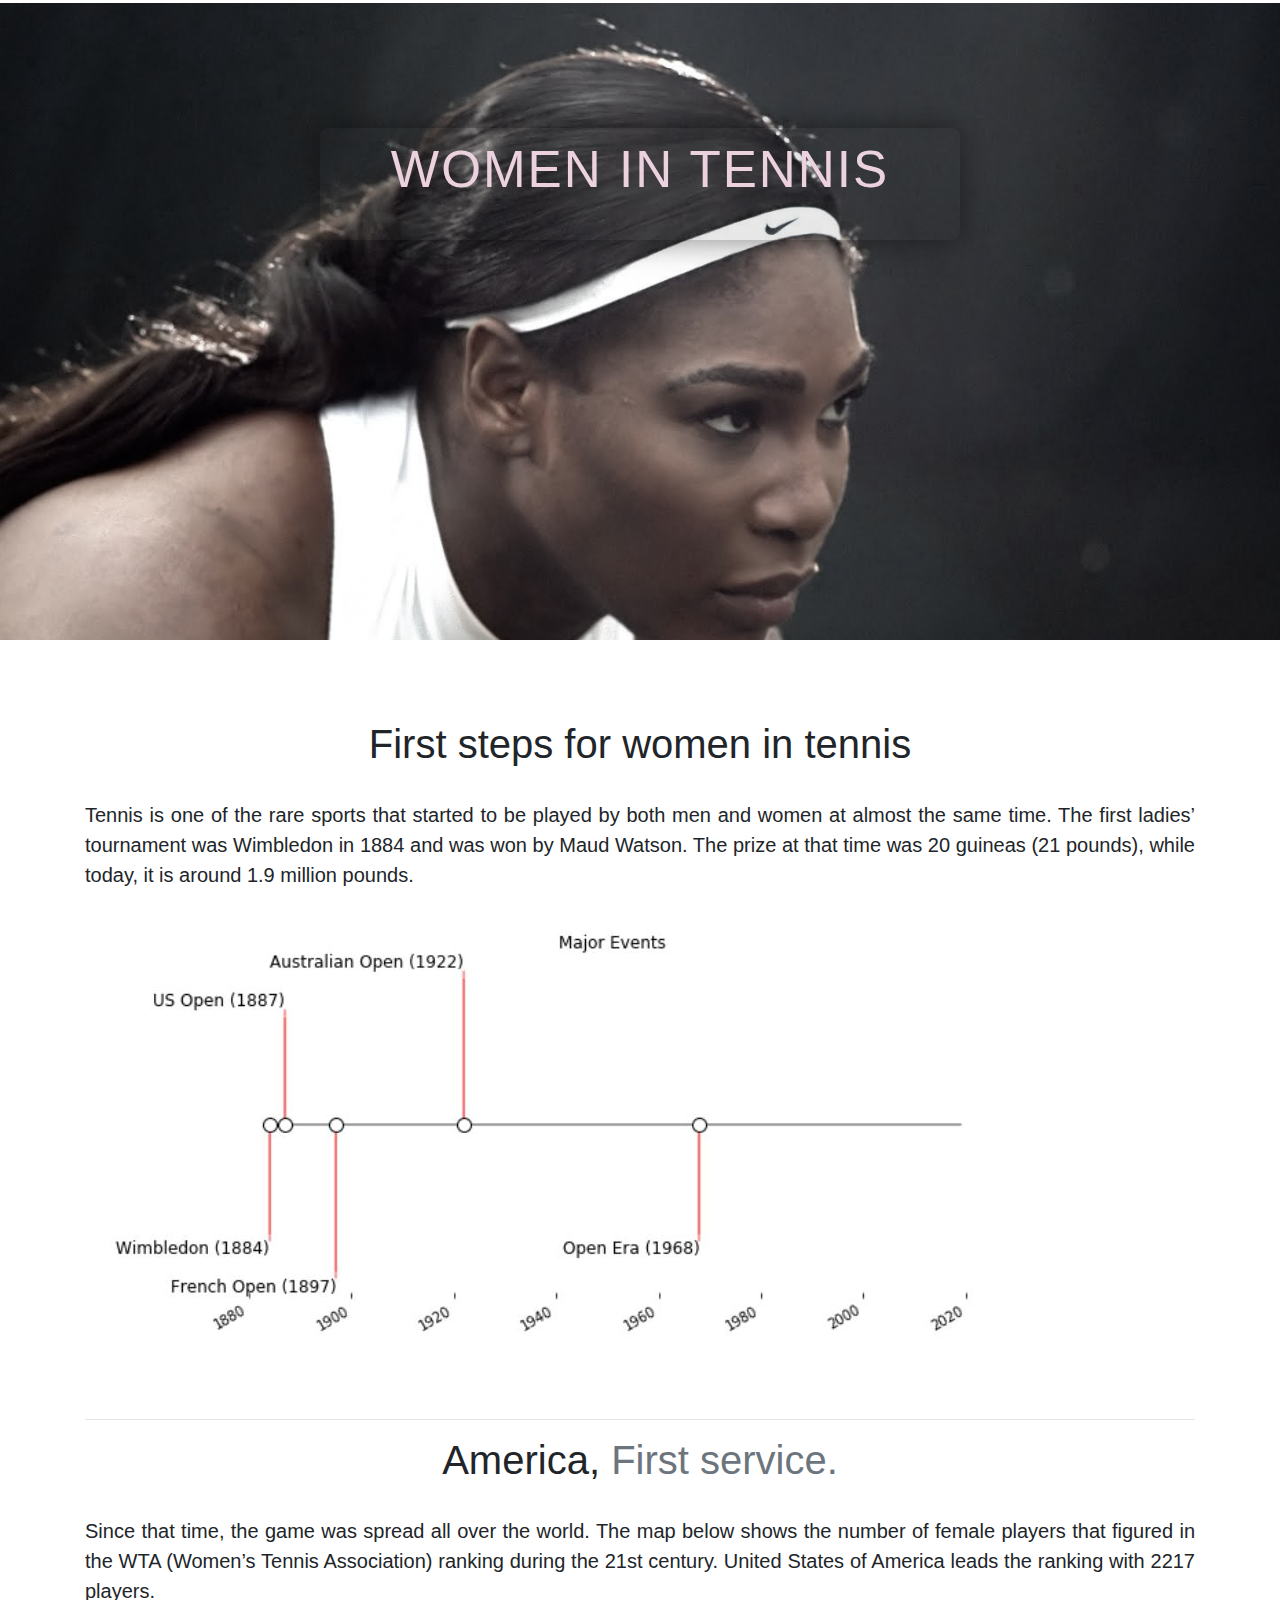
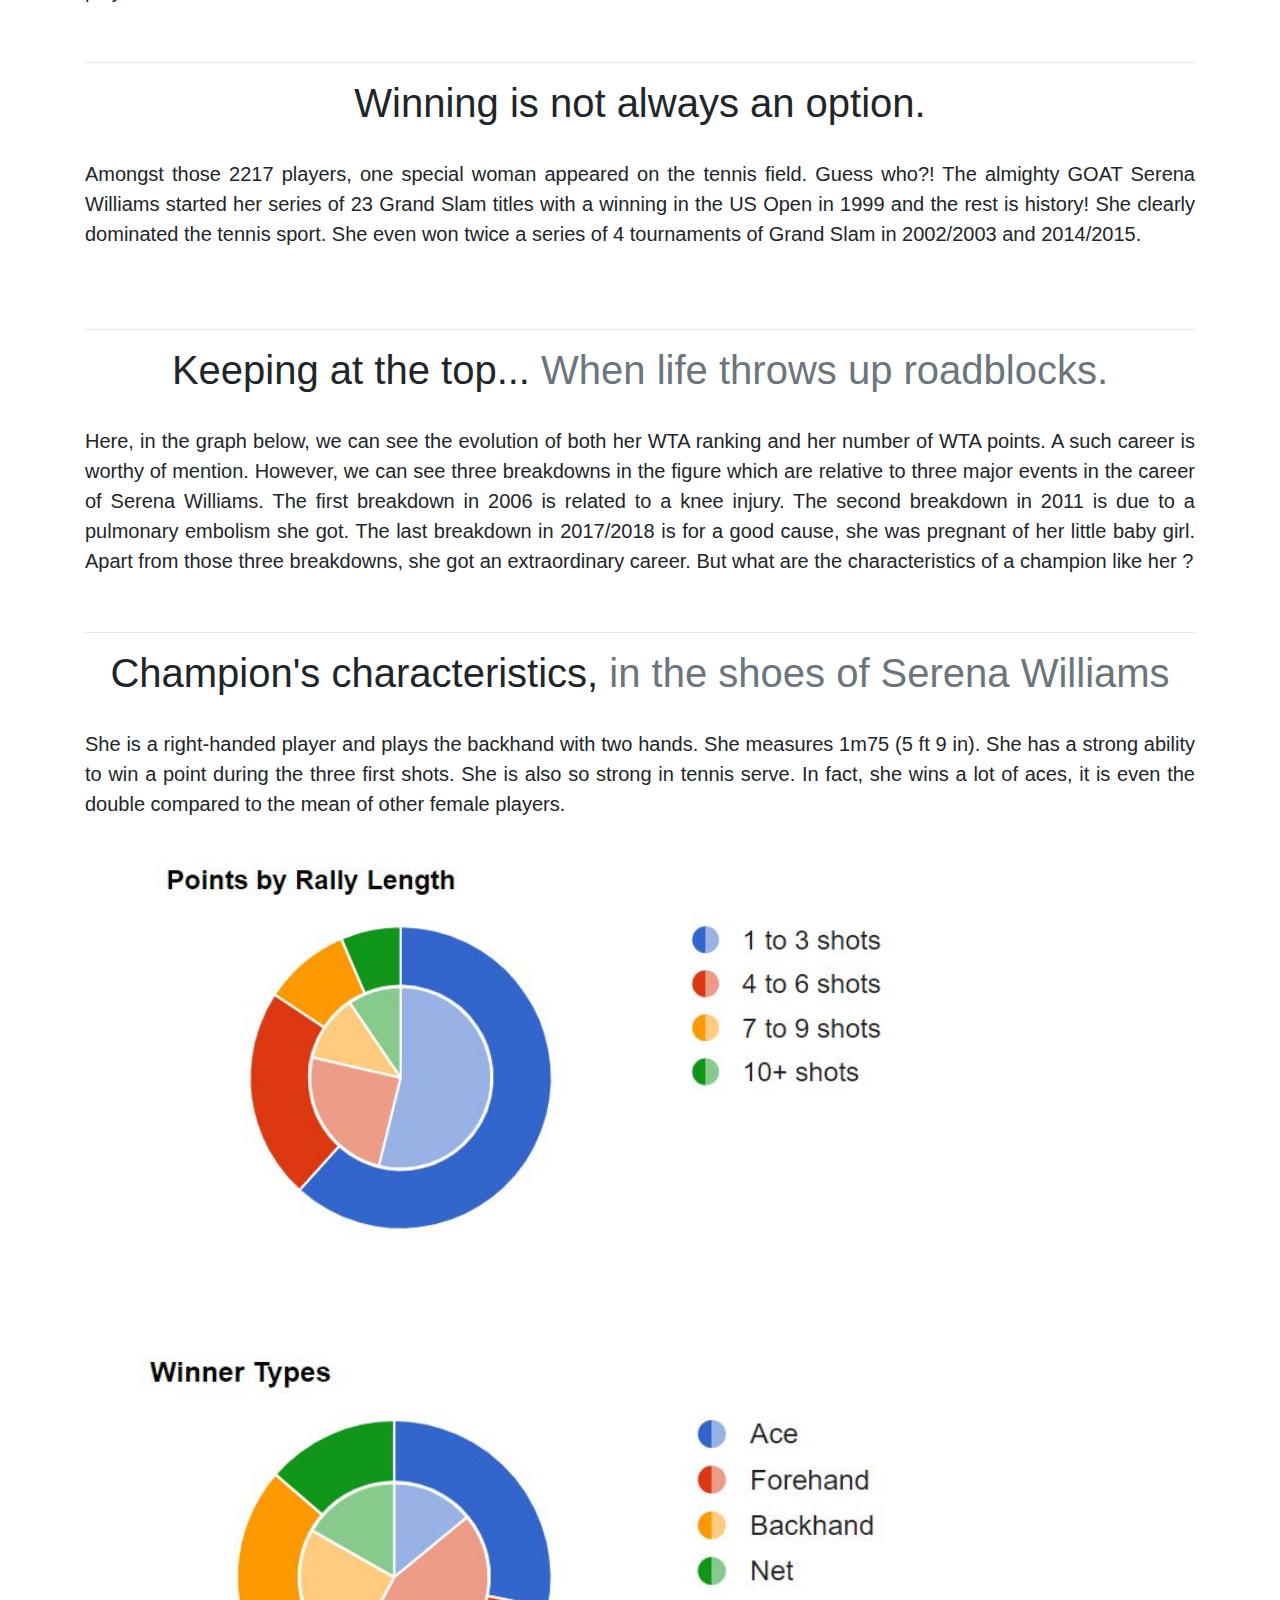
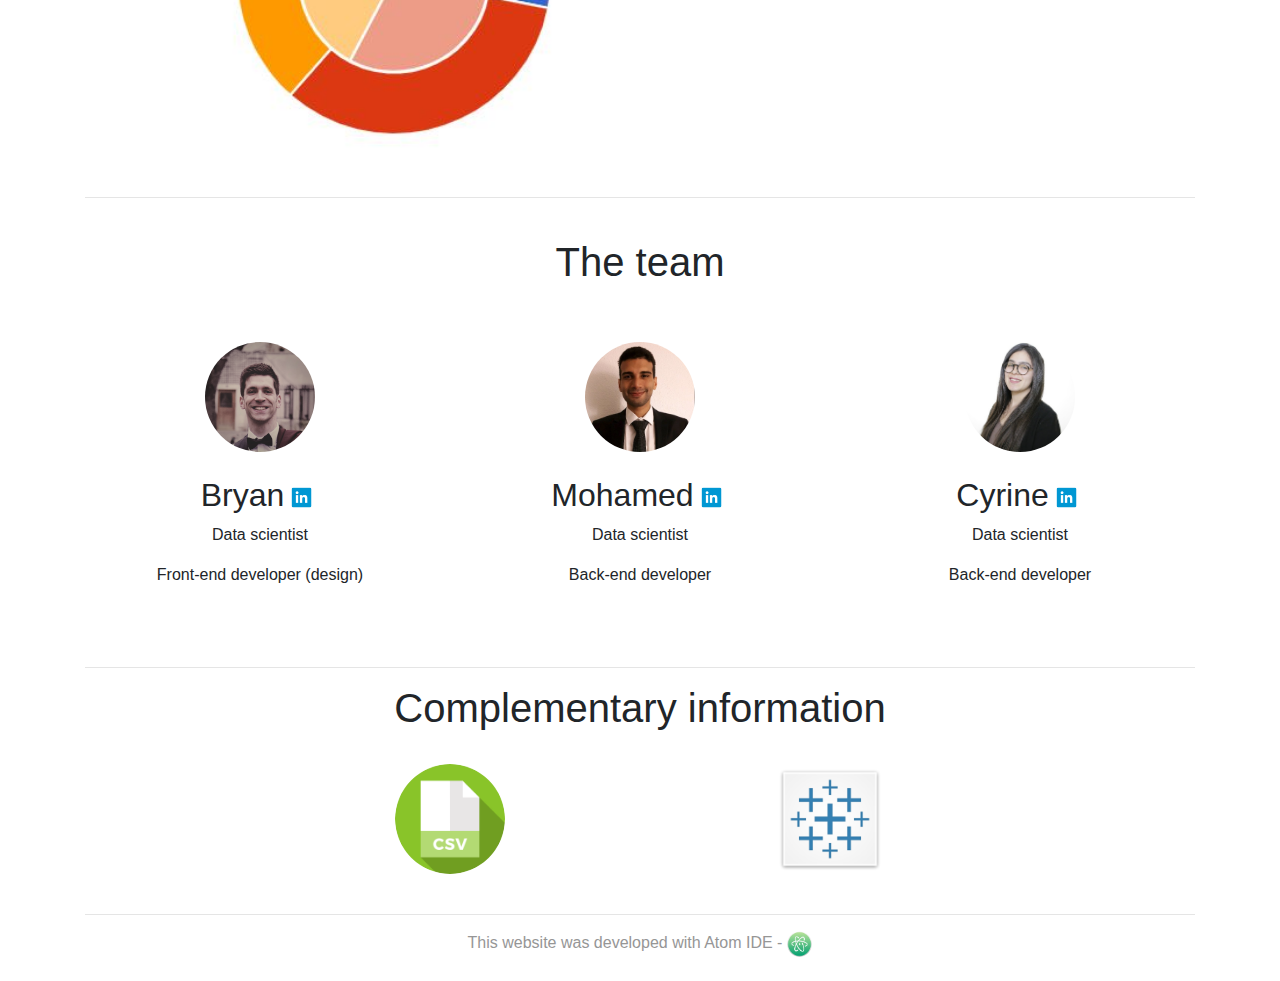
<file: index.html>
<!DOCTYPE html>
<html lang="en">
  <head>

    <!-- Global site tag (gtag.js) - Google Analytics -->
    <script async src="https://www.googletagmanager.com/gtag/js?id=UA-138429996-1"></script>
    <script>
      window.dataLayer = window.dataLayer || [];
      function gtag(){dataLayer.push(arguments);}
      gtag('js', new Date());

      gtag('config', 'UA-138429996-1');
    </script>

    <!-- Required meta tags -->
    <meta charset="utf-8">
    <meta name="viewport" content="width=device-width, initial-scale=1, shrink-to-fit=no">
    <meta http-equiv="x-ua-compatible" content="ie=edge">

    <!-- Bootstrap CSS -->
    <link rel="stylesheet" href="https://stackpath.bootstrapcdn.com/bootstrap/4.3.1/css/bootstrap.min.css" integrity="sha384-ggOyR0iXCbMQv3Xipma34MD+dH/1fQ784/j6cY/iJTQUOhcWr7x9JvoRxT2MZw1T" crossorigin="anonymous">
    <link rel="stylesheet" href="css/scrollbar.css">
    <link rel="stylesheet" href="css/button.css">

  </head>

  <body>

    <section class="Title">
          <div class="caption">
            <div class="cap_text">
              <h1 class="mean_cap">Women in tennis</h1>
            </div>
          </div>
    </section>


    <header>

      <nav class="fixed-top navbar navbar-expand-lg navbar-light bg-light" style="padding: 0px;">

        <div class="header">

          <div class="progress-container">
            <div style="height: 7px;" class="progress-bar" role="progressbar" style="width: 0%;" aria-valuenow="0" aria-valuemin="0" aria-valuemax="100" id="myBar"></div>
          </div>

        </div>

      </nav>

    </header>
    <div class="container marketing" style="padding-top: 80px;">


        <!-- START THE FEATURETTES -->

        <div class="row featurette">
          <div class="col-md-12" align="justify">
            <h1 class="featurette-heading" style='text-align:center;'>First steps for women in tennis</h1>
</br>
            <p class="lead">Tennis is one of the rare sports that started to be played by both men and women at almost the same time. The first ladies’ tournament was Wimbledon in 1884 and was won by Maud Watson. The prize at that time was 20 guineas (21 pounds), while today, it is around 1.9 million pounds.</p>
          </div>
        </div>
        </br>
        <div class="row featurette">
          <div class="col-md-12">
            <div> ​<img src='img/axe.JPG'/> </div>
          </div>
        </div>
      </br>
      </br>

        <hr class="featurette-divider" id="Graphe1">

        <div class="row featurette">
          <div class="col-md-12" align="justify">
            <h1 class="featurette-heading" style='text-align:center;'>America, <span class="text-muted">First service.</span></h1>
</br>
            <p class="lead">Since that time, the game was spread all over the world. The map below shows the number of female players that figured in the WTA (Women’s Tennis Association) ranking during the 21st century. United States of America leads the ranking with 2217 players.</p>
          </div>
        </div>
        <div class="row featurette">
          <div class="col-md-12">
            <div class='tableauPlaceholder' id='viz1554810610267' style='position: relative'><noscript><a href='#'><img alt=' ' src='https:&#47;&#47;public.tableau.com&#47;static&#47;images&#47;Gr&#47;Graphe1&#47;Feuille1&#47;1_rss.png' style='border: none' /></a></noscript><object class='tableauViz'  style='display:none;'><param name='host_url' value='https%3A%2F%2Fpublic.tableau.com%2F' /> <param name='embed_code_version' value='3' /> <param name='site_root' value='' /><param name='name' value='Graphe1&#47;Feuille1' /><param name='tabs' value='no' /><param name='toolbar' value='yes' /><param name='static_image' value='https:&#47;&#47;public.tableau.com&#47;static&#47;images&#47;Gr&#47;Graphe1&#47;Feuille1&#47;1.png' /> <param name='animate_transition' value='yes' /><param name='display_static_image' value='yes' /><param name='display_spinner' value='yes' /><param name='display_overlay' value='yes' /><param name='display_count' value='yes' /><param name='filter' value='publish=yes' /></object></div>                <script type='text/javascript'>                    var divElement = document.getElementById('viz1554810610267');                    var vizElement = divElement.getElementsByTagName('object')[0];                    vizElement.style.width='100%';vizElement.style.height=(divElement.offsetWidth*0.75)+'px';                    var scriptElement = document.createElement('script');                    scriptElement.src = 'https://public.tableau.com/javascripts/api/viz_v1.js';                    vizElement.parentNode.insertBefore(scriptElement, vizElement);                </script>​​          </div>
        </div>

        <hr class="featurette-divider" id="Graphe1">

        <div class="row featurette">
          <div class="col-md-12" align="justify">
            <h1 class="featurette-heading" style='text-align:center;'>Winning is not always an option.</h1>
</br>
            <p class="lead">Amongst those 2217 players, one special woman appeared on the tennis field. Guess who?!
The almighty GOAT Serena Williams started her series of 23 Grand Slam titles with a winning in the US Open in 1999 and the rest is history! She clearly dominated the tennis sport. She even won twice a series of 4 tournaments of Grand Slam in 2002/2003 and 2014/2015.</p>
          </div>
        </div>
        </br>
        <div class="row featurette">
          <div class="col-md-12">
            <div class='tableauPlaceholder' id='viz1554817233850' style='position: relative'><noscript><a href='#'><img alt=' ' src='https:&#47;&#47;public.tableau.com&#47;static&#47;images&#47;Gr&#47;Graphe3&#47;Feuille2&#47;1_rss.png' style='border: none' /></a></noscript><object class='tableauViz'  style='display:none;'><param name='host_url' value='https%3A%2F%2Fpublic.tableau.com%2F' /> <param name='embed_code_version' value='3' /> <param name='site_root' value='' /><param name='name' value='Graphe3&#47;Feuille2' /><param name='tabs' value='no' /><param name='toolbar' value='yes' /><param name='static_image' value='https:&#47;&#47;public.tableau.com&#47;static&#47;images&#47;Gr&#47;Graphe3&#47;Feuille2&#47;1.png' /> <param name='animate_transition' value='yes' /><param name='display_static_image' value='yes' /><param name='display_spinner' value='yes' /><param name='display_overlay' value='yes' /><param name='display_count' value='yes' /><param name='filter' value='publish=yes' /></object></div>                <script type='text/javascript'>                    var divElement = document.getElementById('viz1554817233850');                    var vizElement = divElement.getElementsByTagName('object')[0];                    vizElement.style.width='100%';vizElement.style.height=(divElement.offsetWidth*0.75)+'px';                    var scriptElement = document.createElement('script');                    scriptElement.src = 'https://public.tableau.com/javascripts/api/viz_v1.js';                    vizElement.parentNode.insertBefore(scriptElement, vizElement);                </script>​ </div>
        </div>

        <hr class="featurette-divider">

        <div class="row featurette">
          <div class="col-md-12" align="justify">
            <h1 class="featurette-heading"style='text-align:center;'>Keeping at the top... <span class="text-muted">When life throws up roadblocks.</span></h1>
</br>
            <p class="lead">Here, in the graph below, we can see the evolution of both her WTA ranking and her number of WTA points. A such career is worthy of mention. However, we can see three breakdowns in the figure which are relative to three major events in the career of Serena Williams.
The first breakdown in 2006 is related to a knee injury. The second breakdown in 2011 is due to a pulmonary embolism she got. The last breakdown in 2017/2018 is for a good cause, she was pregnant of her little baby girl. Apart from those three breakdowns, she got an extraordinary career. But what are the characteristics of a champion like her ?</p>
          </div>
        </div>
        <div class="row featurette">
          <div class="col-md-12">
            <div class='tableauPlaceholder' id='viz1554816546065' style='position: relative'><noscript><a href='#'><img alt=' ' src='https:&#47;&#47;public.tableau.com&#47;static&#47;images&#47;Gr&#47;Graphe2Updated&#47;Feuille1&#47;1_rss.png' style='border: none' /></a></noscript><object class='tableauViz'  style='display:none;'><param name='host_url' value='https%3A%2F%2Fpublic.tableau.com%2F' /> <param name='embed_code_version' value='3' /> <param name='site_root' value='' /><param name='name' value='Graphe2Updated&#47;Feuille1' /><param name='tabs' value='no' /><param name='toolbar' value='yes' /><param name='static_image' value='https:&#47;&#47;public.tableau.com&#47;static&#47;images&#47;Gr&#47;Graphe2Updated&#47;Feuille1&#47;1.png' /> <param name='animate_transition' value='yes' /><param name='display_static_image' value='yes' /><param name='display_spinner' value='yes' /><param name='display_overlay' value='yes' /><param name='display_count' value='yes' /><param name='filter' value='publish=yes' /></object></div>                <script type='text/javascript'>                    var divElement = document.getElementById('viz1554816546065');                    var vizElement = divElement.getElementsByTagName('object')[0];                    vizElement.style.width='100%';vizElement.style.height=(divElement.offsetWidth*0.75)+'px';                    var scriptElement = document.createElement('script');                    scriptElement.src = 'https://public.tableau.com/javascripts/api/viz_v1.js';                    vizElement.parentNode.insertBefore(scriptElement, vizElement);                </script>​        </div>
        </div>

        <hr class="featurette-divider" >

        <div class="row featurette">
          <div class="col-md-12" align="justify">
            <h1 class="featurette-heading" style='text-align:center;'>Champion's characteristics, <span class="text-muted">in the shoes of Serena Williams</span></h1>
</br>
            <p class="lead">She is a right-handed player and plays the backhand with two hands. She measures 1m75 (5 ft 9 in). She has a strong ability to win a point during the three first shots. She is also so strong in tennis serve. In fact, she wins a lot of aces, it is even the double compared to the mean of other female players.</p>
          </div>
        </div>
        </br>
        <div class="row featurette">

          <div class="col-md-12">
            <img src='img/Rally_points.JPG' height="100%" width="80%"/>
          </div>

        </br></br>
          <div class="col-md-12">
            <img src='img/Winner_types.JPG' height="100%" width="80%"/>
          </div>


        </div>

        <hr class="featurette-divider">

        <!-- /END THE FEATURETTES -->
        <div class="col-lg-4 text-accueil"></div>

        <div style="text-align: center;">
        </br>
        <div>
          <h1> The team </h1>
        </div>
        </br></br>

        <!-- Three columns of text below the carousel -->
        <div class="row" id="Infos">
          <div class="col-lg-4">
            <img class="bd-placeholder-img rounded-circle" width="110" height="110" src="img/bryan.png" />
            </br></br>
            <h2 class="font">Bryan<a href="https://www.linkedin.com/in/bryan-boule/"><img src="img/lkd.png" height="13%" width="10%"/></a></h2>
            <p class="fontinfo">Data scientist</p>
            <p class="fontinfo">Front-end developer (design)</p>
          </div><!-- /.col-lg-4 -->

          <div class="col-lg-4">
            <img class="bd-placeholder-img rounded-circle" width="110" height="110" src="img/mohamed.jfif" />
            </br></br>
            <h2>Mohamed<a href="https://www.linkedin.com/in/mguermazi/"><img src="img/lkd.png" height="13%" width="10%"/></a></h3>
            <p class="fontinfo">Data scientist</p>
            <p class="fontinfo">Back-end developer</p>
          </div><!-- /.col-lg-4 -->

          <div class="col-lg-4">
            <img class="bd-placeholder-img rounded-circle" width="110" height="110" src="img/cyrine.jfif" />
            </br></br>
            <h2>Cyrine<a href="https://www.linkedin.com/in/cyrine-hlioui/"><img src="img/lkd.png" height="13%" width="10%"/></a></h3></h2>
            <p class="fontinfo">Data scientist</p>
            <p class="fontinfo">Back-end developer</p>
          </div><!-- /.col-lg-4 -->
        </div><!-- /.row -->

        </br></br>

      </div>

      <hr class="featurette-divider">

      <div style="text-align: center;">
      <div>
        <h1> Complementary information </h1>
      </div>
      </br>

      <!-- Three columns of text below the carousel -->

    <section>
      <div class="row" id="Infos">

        <div class="col-lg-2">
        </div>

        <div class="col-lg-4">
          <a href="https://www.kaggle.com/joaoevangelista/wta-matches-and-rankings"><img class="bd-placeholder-img rounded-circle" width="110" height="110" src="img/csv.png" /></a>
          </br></br>
        </div><!-- /.col-lg-4 -->

        <div class="col-lg-4">
          <a href="https://public.tableau.com/en-us/s/"><img class="bd-placeholder-img" width="110" height="110" src="img/tableau.png" /></a>
          </br></br>
        </div><!-- /.col-lg-4 -->

        <div class="col-lg-2">
        </div>

      </div><!-- /.row -->
    </section>
    </div>

    <hr class="featurette-divider">

      </div>

        <div style="text-align:center; color:#969696">This website was developed with Atom IDE - <a href="https://atom.io/"><img class="bd-placeholder-img rounded-circle" height="2%" width="2%" src="img/atom.png"/></a>
        </div>
      </br>

    <script src="https://code.jquery.com/jquery-3.3.1.slim.min.js" integrity="sha384-q8i/X+965DzO0rT7abK41JStQIAqVgRVzpbzo5smXKp4YfRvH+8abtTE1Pi6jizo" crossorigin="anonymous"></script>
    <script src="https://cdnjs.cloudflare.com/ajax/libs/popper.js/1.14.7/umd/popper.min.js" integrity="sha384-UO2eT0CpHqdSJQ6hJty5KVphtPhzWj9WO1clHTMGa3JDZwrnQq4sF86dIHNDz0W1" crossorigin="anonymous"></script>
    <script src="https://stackpath.bootstrapcdn.com/bootstrap/4.3.1/js/bootstrap.min.js" integrity="sha384-JjSmVgyd0p3pXB1rRibZUAYoIIy6OrQ6VrjIEaFf/nJGzIxFDsf4x0xIM+B07jRM" crossorigin="anonymous"></script>
    <script src="js/scrollbarjs.js"></script>


  </body>
</html>
</file>
<file: css/scrollbar.css>
/* Style the header: fixed position (always stay at the top) */
.header {
  position: fixed;
  top: 1;
  z-index: 1;
  width: 100%;
  background-color: #fdff8c;
}

/* The progress container (grey background) */
.progress-container {
  width: 100%;
  height: 5px;
  background: #ffffff;
}

/* The progress bar (scroll indicator) */
.progress-bar {
  height: 7px;
  background: #4c4c4c;
  width: 0%;
}

.contact {
    padding: 15px 10vw 90px 10vw;
    background-color: #F5F5F5;
    text-align: center;
    align-items: center;
}
</file>
<file: css/button.css>
html {
  margin: 0px auto;
  text-align: center;
}
	.btn-linkedin {
	  background: #0E76A8;
	  border-radius: 0;
	  color: #fff;
	  border-width: 1px;
	  border-style: solid;
	  border-color: #084461;
	}
	.btn-linkedin:link, .btn-linkedin:visited {
	  color: #fff;
	}
	.btn-linkedin:active, .btn-linkedin:hover {
	  background: #084461;
	  color: #fff;
	}

  .Title {
      margin: 0;
      padding: 0;
      width: 100%;
      height: 50vw;
      background: url(../img/serena.jpg) no-repeat 50% 50%;
      background-attachment: fixed;
      filter: saturate(50%);
      background-size: cover;
      padding-top: 10vw;
  }

  .Title div.caption {
    width: 50%;
    border-radius: 8px;
    box-shadow: 0 0 32px rgba(0,0,0,0.5);
    display: block;
    margin-left: auto;
    margin-right: auto;
    text-align: center;
    background-color: rgba(30,30,30, .1);
    padding-bottom: 20px;
}

.Title .caption .cap_text {
    padding: 10px;
}

.Title .caption h1.mean_cap {
    font-size: 4vw;
    color: #ffcce5;
    text-transform: uppercase;
    line-height: 5vw;
    letter-spacing: 2px;
}

.presentation .for_border {
    border-top: 2px solid #A9A9A9;
    width: 5%;
    align-items: center;
    margin: auto;
    margin-bottom: 30px;
    margin-top: 0px;
    padding-top: 0px;
    border-radius: 8px;
}
</file>
